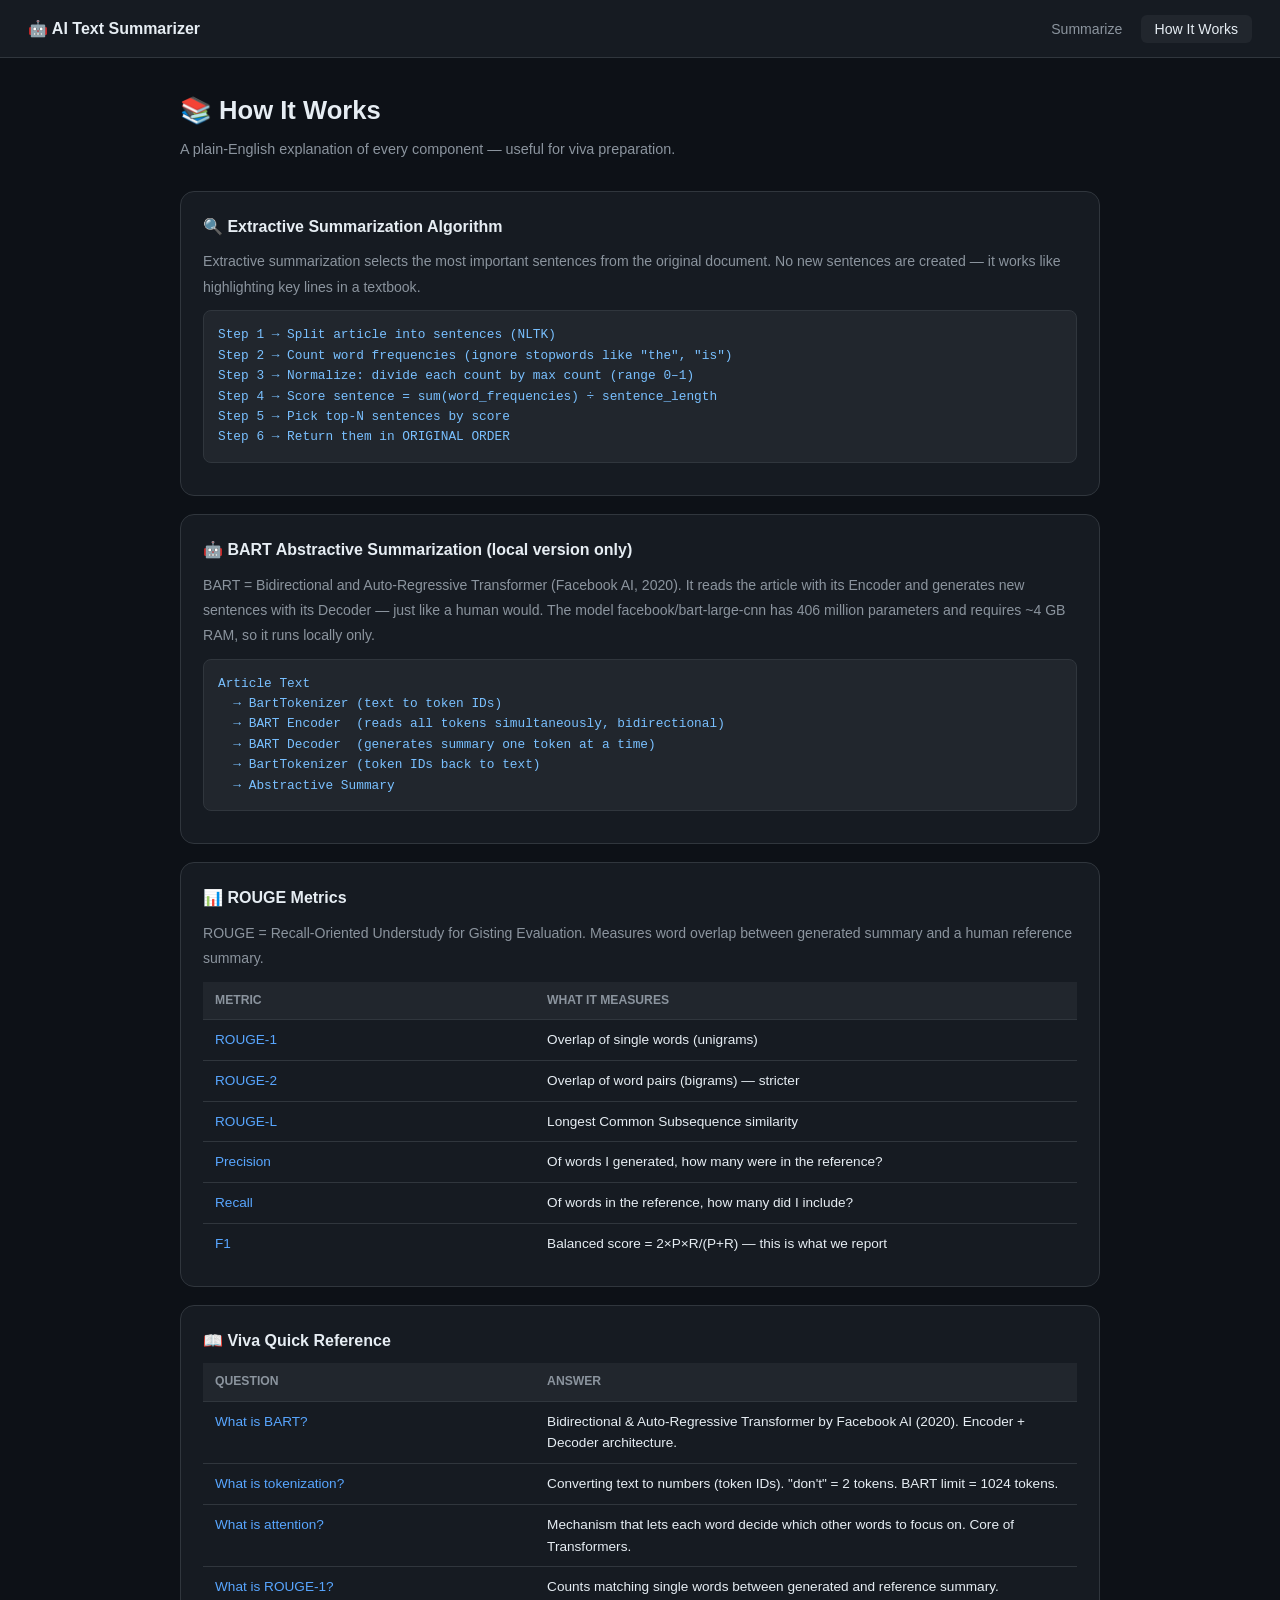
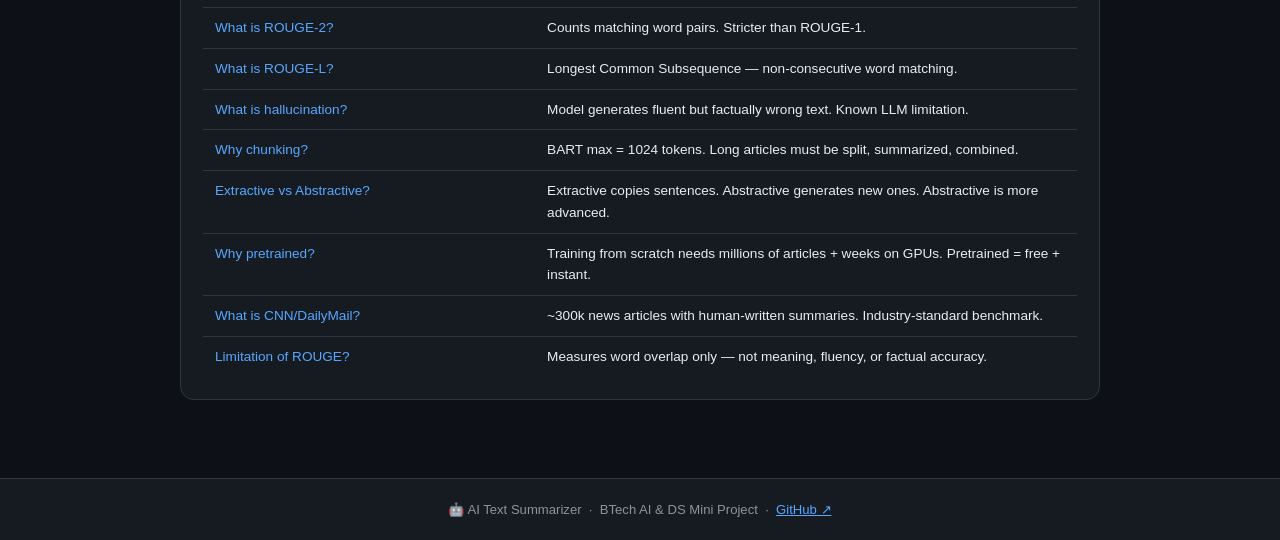
<file: cloud_deploy/templates/about.html>
<!DOCTYPE html>
<html lang="en">
<head>
<meta charset="UTF-8"/><meta name="viewport" content="width=device-width,initial-scale=1"/>
<title>How It Works — AI Text Summarization</title>
<style>
:root{--bg:#0d1117;--surf:#161b22;--surf2:#21262d;--border:#30363d;
  --text:#e6edf3;--muted:#8b949e;--blue:#58a6ff;--blue-d:#1f6feb;
  --green:#3fb950;--purple:#bc8cff;--orange:#d29922;--red:#f85149}
*{box-sizing:border-box;margin:0;padding:0}
body{font-family:-apple-system,BlinkMacSystemFont,"Segoe UI",Roboto,sans-serif;
  background:var(--bg);color:var(--text);font-size:15px;line-height:1.6;min-height:100vh}
.nav{background:var(--surf);border-bottom:1px solid var(--border);padding:0 28px;
  height:58px;display:flex;align-items:center;justify-content:space-between;
  position:sticky;top:0;z-index:100}
.nav-brand{font-weight:700;font-size:1rem}
.nav-links a{color:var(--muted);padding:6px 14px;border-radius:6px;font-size:.88rem;
  text-decoration:none;transition:.15s}
.nav-links a:hover,.nav-links a.active{background:var(--surf2);color:var(--text)}
.container{max-width:960px;margin:0 auto;padding:32px 20px 60px}
h1{font-size:1.6rem;margin-bottom:6px}
.sub{color:var(--muted);font-size:.9rem;margin-bottom:28px}
.card{background:var(--surf);border:1px solid var(--border);border-radius:14px;
  padding:22px;margin-bottom:18px}
h3{font-size:1rem;margin-bottom:10px}
p{color:var(--muted);font-size:.88rem;line-height:1.8;margin-bottom:10px}
.code{background:var(--surf2);border:1px solid var(--border);border-radius:8px;
  padding:14px;font-family:monospace;font-size:.8rem;color:#79c0ff;
  white-space:pre;overflow-x:auto;margin:10px 0}
table{width:100%;border-collapse:collapse;font-size:.85rem}
th{background:var(--surf2);color:var(--muted);padding:9px 12px;text-align:left;
  font-size:.76rem;text-transform:uppercase;border-bottom:1px solid var(--border)}
td{padding:9px 12px;border-bottom:1px solid var(--border);vertical-align:top}
tr:last-child td{border-bottom:none}
tr:hover td{background:var(--surf2)}
td:first-child{color:var(--blue);font-weight:500;width:38%}
footer{background:var(--surf);border-top:1px solid var(--border);padding:20px 28px;
  text-align:center;font-size:.82rem;color:var(--muted)}
footer a{color:var(--blue)}
</style>
</head>
<body>
<nav class="nav">
  <div class="nav-brand">🤖 AI Text Summarizer</div>
  <div class="nav-links">
    <a href="/">Summarize</a>
    <a href="/about" class="active">How It Works</a>
  </div>
</nav>
<div class="container">
  <h1>📚 How It Works</h1>
  <p class="sub">A plain-English explanation of every component — useful for viva preparation.</p>

  <div class="card">
    <h3>🔍 Extractive Summarization Algorithm</h3>
    <p>Extractive summarization selects the most important sentences from the original document.
       No new sentences are created — it works like highlighting key lines in a textbook.</p>
    <div class="code">Step 1 → Split article into sentences (NLTK)
Step 2 → Count word frequencies (ignore stopwords like "the", "is")
Step 3 → Normalize: divide each count by max count (range 0–1)
Step 4 → Score sentence = sum(word_frequencies) ÷ sentence_length
Step 5 → Pick top-N sentences by score
Step 6 → Return them in ORIGINAL ORDER</div>
  </div>

  <div class="card">
    <h3>🤖 BART Abstractive Summarization (local version only)</h3>
    <p>BART = Bidirectional and Auto-Regressive Transformer (Facebook AI, 2020).
       It reads the article with its Encoder and generates new sentences with its Decoder —
       just like a human would. The model facebook/bart-large-cnn has 406 million parameters
       and requires ~4 GB RAM, so it runs locally only.</p>
    <div class="code">Article Text
  → BartTokenizer (text to token IDs)
  → BART Encoder  (reads all tokens simultaneously, bidirectional)
  → BART Decoder  (generates summary one token at a time)
  → BartTokenizer (token IDs back to text)
  → Abstractive Summary</div>
  </div>

  <div class="card">
    <h3>📊 ROUGE Metrics</h3>
    <p>ROUGE = Recall-Oriented Understudy for Gisting Evaluation.
       Measures word overlap between generated summary and a human reference summary.</p>
    <table>
      <thead><tr><th>Metric</th><th>What it measures</th></tr></thead>
      <tbody>
        <tr><td>ROUGE-1</td><td>Overlap of single words (unigrams)</td></tr>
        <tr><td>ROUGE-2</td><td>Overlap of word pairs (bigrams) — stricter</td></tr>
        <tr><td>ROUGE-L</td><td>Longest Common Subsequence similarity</td></tr>
        <tr><td>Precision</td><td>Of words I generated, how many were in the reference?</td></tr>
        <tr><td>Recall</td><td>Of words in the reference, how many did I include?</td></tr>
        <tr><td>F1</td><td>Balanced score = 2×P×R/(P+R) — this is what we report</td></tr>
      </tbody>
    </table>
  </div>

  <div class="card">
    <h3>📖 Viva Quick Reference</h3>
    <table>
      <thead><tr><th>Question</th><th>Answer</th></tr></thead>
      <tbody>
        <tr><td>What is BART?</td><td>Bidirectional & Auto-Regressive Transformer by Facebook AI (2020). Encoder + Decoder architecture.</td></tr>
        <tr><td>What is tokenization?</td><td>Converting text to numbers (token IDs). "don't" = 2 tokens. BART limit = 1024 tokens.</td></tr>
        <tr><td>What is attention?</td><td>Mechanism that lets each word decide which other words to focus on. Core of Transformers.</td></tr>
        <tr><td>What is ROUGE-1?</td><td>Counts matching single words between generated and reference summary.</td></tr>
        <tr><td>What is ROUGE-2?</td><td>Counts matching word pairs. Stricter than ROUGE-1.</td></tr>
        <tr><td>What is ROUGE-L?</td><td>Longest Common Subsequence — non-consecutive word matching.</td></tr>
        <tr><td>What is hallucination?</td><td>Model generates fluent but factually wrong text. Known LLM limitation.</td></tr>
        <tr><td>Why chunking?</td><td>BART max = 1024 tokens. Long articles must be split, summarized, combined.</td></tr>
        <tr><td>Extractive vs Abstractive?</td><td>Extractive copies sentences. Abstractive generates new ones. Abstractive is more advanced.</td></tr>
        <tr><td>Why pretrained?</td><td>Training from scratch needs millions of articles + weeks on GPUs. Pretrained = free + instant.</td></tr>
        <tr><td>What is CNN/DailyMail?</td><td>~300k news articles with human-written summaries. Industry-standard benchmark.</td></tr>
        <tr><td>Limitation of ROUGE?</td><td>Measures word overlap only — not meaning, fluency, or factual accuracy.</td></tr>
      </tbody>
    </table>
  </div>
</div>

<footer>
  🤖 AI Text Summarizer &nbsp;·&nbsp; BTech AI &amp; DS Mini Project &nbsp;·&nbsp;
  <a href="https://github.com/devanshupatil02/Text_Summerization" target="_blank">GitHub ↗</a>
</footer>
</body>
</html>
</file>
